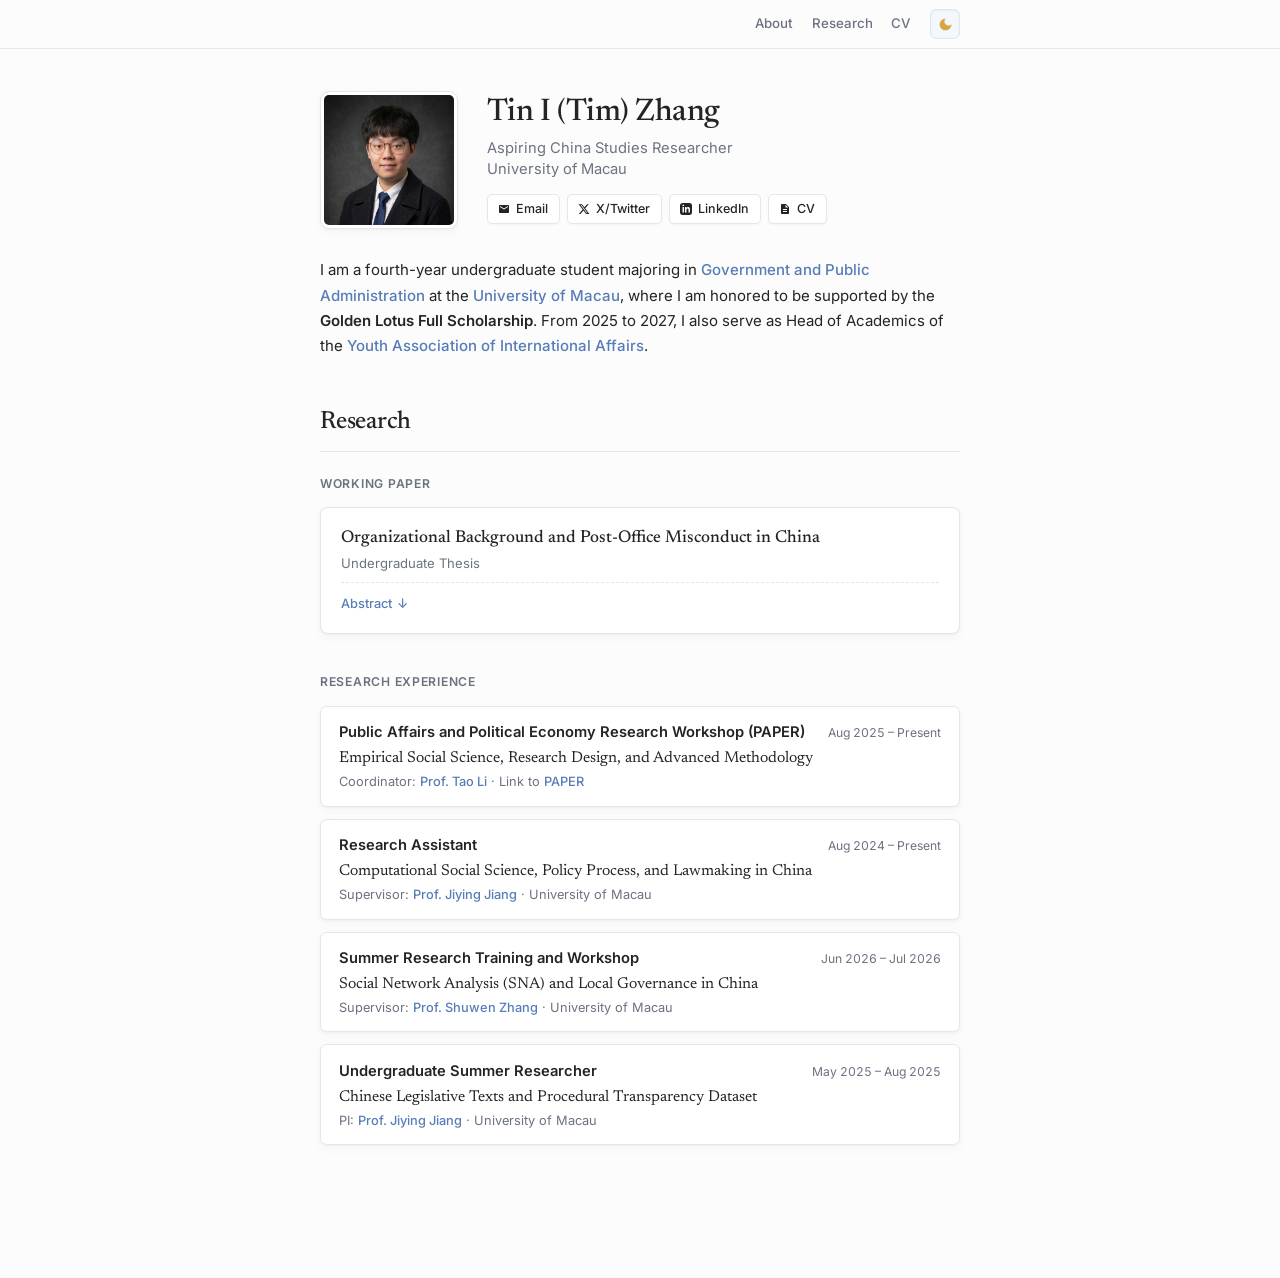
<file: index.html>
<!DOCTYPE html>
<html lang="en" data-theme="light">
<head>
  <meta charset="UTF-8">
  <meta name="viewport" content="width=device-width, initial-scale=1.0">
  <title>Tin I (Tim) Zhang</title>
  <meta name="description" content="Academic website of Tin I (Tim) Zhang, Political Science Researcher.">

  <!-- 网站 Favicon 标识 (SVG 矢量格式) -->
  <link rel="icon" type="image/svg+xml" href="favicon.svg">

  <!-- 字体预加载：Newsreader (Serif 标题) + Inter (Sans 正文) -->
  <link rel="preconnect" href="https://fonts.googleapis.com">
  <link rel="preconnect" href="https://fonts.gstatic.com" crossorigin>
  <link href="https://fonts.googleapis.com/css2?family=Inter:wght@400;500;600&family=Newsreader:ital,opsz,wght@0,6..72,400;0,6..72,500;0,6..72,600;1,6..72,400&display=swap" rel="stylesheet">

  <style>
    /* 白天模式：浅灰底 + 柔和浅蓝强调色 */
    :root[data-theme="light"] {
      --bg-page: #fcfcfc;
      --bg-card: #ffffff;
      --bg-card-hover: #ffffff;
      --text-main: #242424;
      --text-muted: #6b7280;
      --border-outer: #e3e7ed;
      --border-inner: rgba(255, 255, 255, 0.88);
      --accent: #577db8;
      --accent-hover: #426aa5;
      --tag-bg: #eef4fc;
      --tag-text: #5278b0;
      --shadow-tactile: 0 1px 3px rgba(60, 50, 40, 0.05), 0 4px 12px rgba(60, 50, 40, 0.03);
      --shadow-btn: 0 1px 2px rgba(0, 0, 0, 0.04);
      --nav-bg: rgba(252, 252, 252, 0.82);
      --toggle-border: #dfe5ed;
      --toggle-bg: #f4f7fb;
      --toggle-shadow: inset 0 1px 2px rgba(0,0,0,0.05), 0 1px 0 rgba(255,255,255,0.8);
      --icon-color: #d9a441;
    }

    /* 夜间模式：中性深灰 + 同系浅蓝强调色 */
    :root[data-theme="dark"] {
      --bg-page: #17191d;
      --bg-card: #1f2329;
      --bg-card-hover: #252b33;
      --text-main: #e8ebf0;
      --text-muted: #98a1ad;
      --border-outer: #303844;
      --border-inner: rgba(255, 255, 255, 0.03);
      --accent: #a1bfea;
      --accent-hover: #bfd3f1;
      --tag-bg: #273241;
      --tag-text: #b7cef0;
      --shadow-tactile: 0 1px 3px rgba(0, 0, 0, 0.3), 0 4px 14px rgba(0, 0, 0, 0.25);
      --shadow-btn: 0 1px 2px rgba(0, 0, 0, 0.4);
      --nav-bg: rgba(23, 25, 29, 0.82);
      --toggle-border: #3a4452;
      --toggle-bg: #222832;
      --toggle-shadow: inset 0 1px 2px rgba(0,0,0,0.4), 0 1px 0 rgba(255,255,255,0.05);
      --icon-color: #d9a441;
    }

    html {
      scroll-behavior: smooth;
      -webkit-text-size-adjust: 100%;
    }

    * {
      box-sizing: border-box;
      margin: 0;
      padding: 0;
      transition: background-color 0.25s ease, border-color 0.25s ease, color 0.25s ease;
      -webkit-tap-highlight-color: transparent;
    }

    body {
      font-family: 'Inter', -apple-system, BlinkMacSystemFont, "Segoe UI", Roboto, sans-serif;
      background-color: var(--bg-page);
      color: var(--text-main);
      line-height: 1.62;
      font-size: 14.5px;
      -webkit-font-smoothing: antialiased;
      -moz-osx-font-smoothing: grayscale;
    }

    /* 衬线排印 */
    h1, h2, .font-serif {
      font-family: 'Newsreader', Georgia, Cambria, serif;
      font-feature-settings: "pnum" 1, "onum" 1;
    }

    /* 全局超链接：彻底无下划线 */
    a {
      color: inherit;
      text-decoration: none;
      transition: color 0.15s ease, opacity 0.15s ease;
    }

    .paper-authors a,
    .exp-meta a,
    .bio-text a {
      color: var(--accent);
      text-decoration: none;
      font-weight: 500;
    }

    .paper-authors a:hover,
    .exp-meta a:hover,
    .bio-text a:hover {
      color: var(--accent-hover);
      opacity: 0.82;
      text-decoration: none;
    }

    /* 顶栏 */
    header {
      position: sticky;
      top: 0;
      z-index: 50;
      width: 100%;
      background-color: var(--nav-bg);
      backdrop-filter: blur(12px);
      -webkit-backdrop-filter: blur(12px);
      border-bottom: 1px solid var(--border-outer);
    }

    .nav-container {
      max-width: 680px;
      margin: 0 auto;
      padding: 0.55rem 1.25rem;
      display: flex;
      justify-content: space-between;
      align-items: center;
      height: 48px;
    }

    /* 顶栏名字（默认隐藏，滑过版头后淡入） */
    .nav-name {
      font-size: 1.05rem;
      font-weight: 500;
      color: var(--text-main);
      letter-spacing: -0.01em;
      opacity: 0;
      transform: translateY(3px);
      pointer-events: none;
      transition: opacity 0.22s ease, transform 0.22s ease;
    }

    .nav-name.visible {
      opacity: 1;
      transform: translateY(0);
      pointer-events: auto;
    }

    .nav-right {
      display: flex;
      align-items: center;
      gap: 1.25rem;
    }

    .nav-links {
      display: flex;
      gap: 1.15rem;
    }

    .nav-links a {
      color: var(--text-muted);
      font-size: 0.83rem;
      font-weight: 500;
      cursor: pointer;
    }

    .nav-links a:hover {
      color: var(--accent);
      opacity: 1;
    }

    /* 拟物昼夜按钮 */
    .theme-toggle {
      background: var(--toggle-bg);
      border: 1px solid var(--toggle-border);
      box-shadow: var(--toggle-shadow);
      border-radius: 6px;
      width: 30px;
      height: 30px;
      display: flex;
      align-items: center;
      justify-content: center;
      cursor: pointer;
      color: var(--icon-color);
    }

    .theme-toggle:hover {
      transform: translateY(-1px);
      border-color: var(--icon-color);
    }

    .theme-toggle:active {
      transform: translateY(0);
    }

    .theme-toggle svg {
      width: 15px;
      height: 15px;
      stroke: currentColor;
      fill: currentColor;
    }

    /* 主体容器 */
    main {
      max-width: 680px;
      margin: 0 auto;
      padding: 2.6rem 1.25rem 5.5rem;
    }

    /* 个人资料区 */
    .profile-hero {
      display: flex;
      align-items: center;
      gap: 1.8rem;
      margin-bottom: 1.8rem;
    }

    .profile-avatar {
      width: 138px;
      height: 138px;
      border-radius: 9px;
      object-fit: cover;
      padding: 3px;
      background: var(--bg-card);
      border: 1px solid var(--border-outer);
      box-shadow: var(--shadow-tactile), inset 0 0 0 1px var(--border-inner);
      flex-shrink: 0;
    }

    .profile-meta h1 {
      font-size: 1.95rem;
      font-weight: 500;
      line-height: 1.18;
      margin-bottom: 0.35rem;
      letter-spacing: -0.015em;
    }

    .profile-role {
      font-size: 0.92rem;
      color: var(--text-muted);
      margin-bottom: 0.85rem;
      line-height: 1.45;
    }

    /* 触感药丸按钮 */
    .social-links {
      display: flex;
      flex-wrap: wrap;
      gap: 0.45rem;
    }

    .link-pill {
      display: inline-flex;
      align-items: center;
      gap: 0.38rem;
      padding: 0.24rem 0.65rem;
      background: var(--bg-card);
      border: 1px solid var(--border-outer);
      box-shadow: var(--shadow-btn), inset 0 1px 0 var(--border-inner);
      border-radius: 5px;
      font-size: 0.78rem;
      color: var(--text-main);
      font-weight: 500;
    }

    .link-pill:hover {
      border-color: var(--accent);
      color: var(--accent);
      transform: translateY(-1px);
      opacity: 1;
    }

    .link-pill:active {
      transform: translateY(0);
      box-shadow: none;
    }

    .link-pill svg {
      width: 12px;
      height: 12px;
      fill: currentColor;
    }

    /* 个人简介段落 */
    .bio-text {
      color: var(--text-main);
      font-size: 0.94rem;
      line-height: 1.68;
      margin-bottom: 2.8rem;
    }

    .bio-text p + p {
      margin-top: 0.95rem;
    }

    .bio-text b,
    .bio-text strong {
      font-weight: 600;
      color: var(--text-main);
    }

    /* Section 标题 */
    section {
      margin-bottom: 2.8rem;
    }

    h2.section-title {
      font-size: 1.55rem;
      font-weight: 500;
      letter-spacing: -0.01em;
      margin-bottom: 1.4rem;
      padding-bottom: 0.45rem;
      border-bottom: 1px solid var(--border-outer);
    }

    h3.subsection-title {
      font-size: 0.76rem;
      font-weight: 600;
      text-transform: uppercase;
      letter-spacing: 0.06em;
      color: var(--text-muted);
      margin-bottom: 0.85rem;
    }

    /* 研究兴趣领域卡片网格系统 */
    .interests-grid {
      display: grid;
      grid-template-columns: repeat(2, 1fr);
      gap: 0.85rem;
      margin-bottom: 2.4rem;
    }

    .interest-domain-card {
      background-color: var(--bg-card);
      border: 1px solid var(--border-outer);
      box-shadow: var(--shadow-tactile), inset 0 1px 0 var(--border-inner);
      border-radius: 8px;
      padding: 0.95rem 1.05rem;
      display: flex;
      flex-direction: column;
      gap: 0.55rem;
    }

    .interest-domain-card:hover {
      background-color: var(--bg-card-hover);
      border-color: var(--text-muted);
    }

    .domain-title {
      font-family: 'Newsreader', Georgia, serif;
      font-size: 1.02rem;
      font-weight: 500;
      color: var(--text-main);
      letter-spacing: -0.01em;
      line-height: 1.25;
    }

    .domain-tags {
      display: flex;
      flex-wrap: wrap;
      gap: 0.38rem;
    }

    .interest-tag {
      background-color: var(--tag-bg);
      color: var(--tag-text);
      border: 1px solid var(--border-outer);
      padding: 0.18rem 0.52rem;
      border-radius: 4px;
      font-size: 0.76rem;
      font-weight: 500;
      line-height: 1.35;
    }

    /* 论文卡片 (Works in Progress) */
    .works-list {
      display: flex;
      flex-direction: column;
      gap: 1rem;
      margin-bottom: 2.4rem;
    }

    .paper-card {
      background-color: var(--bg-card);
      border: 1px solid var(--border-outer);
      box-shadow: var(--shadow-tactile), inset 0 1px 0 var(--border-inner);
      border-radius: 8px;
      padding: 1.15rem 1.25rem;
    }

    .paper-card:hover {
      background-color: var(--bg-card-hover);
      border-color: var(--text-muted);
    }

    .paper-title {
      font-family: 'Newsreader', Georgia, serif;
      font-size: 1.08rem;
      font-weight: 500;
      line-height: 1.32;
      margin-bottom: 0.25rem;
      color: var(--text-main);
    }

    .paper-authors {
      font-size: 0.82rem;
      color: var(--text-muted);
      margin-bottom: 0.4rem;
    }

    /* 折叠 Abstract */
    details.paper-abstract {
      margin-top: 0.45rem;
      font-size: 0.85rem;
      border-top: 1px dashed var(--border-outer);
      padding-top: 0.55rem;
    }

    details.paper-abstract summary {
      cursor: pointer;
      color: var(--accent);
      font-weight: 500;
      user-select: none;
      list-style: none;
      display: inline-flex;
      align-items: center;
      gap: 0.3rem;
      font-size: 0.8rem;
    }

    details.paper-abstract summary::-webkit-details-marker {
      display: none;
    }

    details.paper-abstract summary::after {
      content: "↓";
      font-size: 0.82rem;
      transition: transform 0.2s ease;
    }

    details.paper-abstract[open] summary::after {
      transform: rotate(180deg);
    }

    .abstract-body {
      margin-top: 0.55rem;
      color: var(--text-muted);
      line-height: 1.6;
      font-size: 0.84rem;
      text-align: justify;
    }

    /* 研究经历列表 (Research Experience) */
    .experience-list {
      display: flex;
      flex-direction: column;
      gap: 0.75rem;
    }

    .exp-item {
      background-color: var(--bg-card);
      border: 1px solid var(--border-outer);
      box-shadow: var(--shadow-tactile), inset 0 1px 0 var(--border-inner);
      border-radius: 7px;
      padding: 0.9rem 1.15rem;
    }

    .exp-item:hover {
      background-color: var(--bg-card-hover);
      border-color: var(--text-muted);
    }

    .exp-header {
      display: flex;
      justify-content: space-between;
      align-items: baseline;
      gap: 0.5rem;
      margin-bottom: 0.2rem;
    }

    .exp-role {
      font-size: 0.92rem;
      font-weight: 600;
      color: var(--text-main);
    }

    .exp-date {
      font-size: 0.76rem;
      color: var(--text-muted);
      white-space: nowrap;
      font-variant-numeric: tabular-nums;
    }

    .exp-focus {
      font-family: 'Newsreader', Georgia, serif;
      font-size: 0.98rem;
      color: var(--text-main);
      margin-bottom: 0.25rem;
      line-height: 1.35;
    }

    .exp-meta {
      font-size: 0.8rem;
      color: var(--text-muted);
      line-height: 1.4;
    }

    /* 移动端排版优化 */
    @media (max-width: 600px) {
      .profile-hero {
        flex-direction: column;
        align-items: flex-start;
        gap: 1.1rem;
      }
      .profile-avatar {
        width: 116px;
        height: 116px;
      }
      .profile-meta h1 {
        font-size: 1.75rem;
      }
      .interests-grid {
        grid-template-columns: 1fr;
      }
      .exp-header {
        flex-direction: column;
        align-items: flex-start;
        gap: 0.1rem;
      }
      main {
        padding: 2rem 1rem 3.5rem;
      }
    }
  </style>
</head>
<body id="top">

  <!-- 顶栏 -->
  <header>
    <div class="nav-container">
      <a href="#top" id="navName" class="nav-name font-serif" onclick="scrollToTop(event)">Tim Zhang</a>
      <div class="nav-right">
        <nav class="nav-links">
          <a href="#top" onclick="scrollToTop(event)">About</a>
          <a href="#research">Research</a>
          <a href="cv.pdf" target="_blank">CV</a>
        </nav>
        
        <!-- 昼夜切换按钮 -->
        <button class="theme-toggle" id="themeToggle" aria-label="Toggle theme">
          <svg id="themeIcon" viewBox="0 0 24 24">
            <path d="M21 12.79A9 9 0 1 1 11.21 3 7 7 0 0 0 21 12.79z"></path>
          </svg>
        </button>
      </div>
    </div>
  </header>

  <!-- 主体 -->
  <main>
    
    <!-- Profile 版头 -->
    <div class="profile-hero" id="profileHero">
      <img src="avatar.jpg" alt="Tin I (Tim) Zhang" class="profile-avatar" onerror="this.src='data:image/svg+xml;utf8,<svg xmlns=\'http://www.w3.org/2000/svg\' width=\'138\' height=\'138\' fill=\'%23eef4fc\'><rect width=\'100%25\' height=\'100%25\'/></svg>'">
      
      <div class="profile-meta">
        <h1 id="heroName" class="font-serif">Tin I (Tim) Zhang</h1>
        <div class="profile-role">Aspiring China Studies Researcher <br> University of Macau</div>
        
        <div class="social-links">
          <!-- Email -->
          <a href="mailto:tim.tzhang@outlook.com" class="link-pill">
            <svg viewBox="0 0 24 24"><path d="M20 4H4c-1.1 0-1.99.9-1.99 2L2 18c0 1.1.9 2 2 2h16c1.1 0 2-.9 2-2V6c0-1.1-.9-2-2-2zm0 4l-8 5-8-5V6l8 5 8-5v2z"/></svg>
            Email
          </a>
          <!-- X/Twitter -->
          <a href="https://x.com/timtizhang" target="_blank" rel="noopener noreferrer" class="link-pill">
            <svg viewBox="0 0 24 24"><path d="M18.244 2.25h3.308l-7.227 8.26 8.502 11.24H16.17l-5.214-6.817L4.99 21.75H1.68l7.73-8.835L1.254 2.25H8.08l4.713 6.231zm-1.161 17.52h1.833L7.084 4.126H5.117z"/></svg>
            X/Twitter
          </a>
          <!-- LinkedIn -->
          <a href="https://www.linkedin.com/in/tin-i-zhang-tim" target="_blank" rel="noopener noreferrer" class="link-pill">
            <svg viewBox="0 0 24 24"><path d="M19 0h-14c-2.761 0-5 2.239-5 5v14c0 2.761 2.239 5 5 5h14c2.762 0 5-2.239 5-5v-14c0-2.761-2.238-5-5-5zm-11 19h-3v-11h3v11zm-1.5-12.268c-.966 0-1.75-.79-1.75-1.764s.784-1.764 1.75-1.764 1.75.79 1.75 1.764-.783 1.764-1.75 1.764zm13.5 12.268h-3v-5.604c0-3.368-4-3.113-4 0v5.604h-3v-11h3v1.765c1.396-2.586 7-2.777 7 2.476v6.759z"/></svg>
            LinkedIn
          </a>
          <!-- CV -->
          <a href="cv.pdf" target="_blank" class="link-pill">
            <svg viewBox="0 0 24 24"><path d="M14 2H6c-1.1 0-1.99.9-1.99 2L4 20c0 1.1.89 2 1.99 2H18c1.1 0 2-.9 2-2V8l-6-6zm2 16H8v-2h8v2zm0-4H8v-2h8v2zm-3-5V3.5L18.5 9H13z"/></svg>
            CV
          </a>
        </div>
      </div>
    </div>

    <!-- 个人简介段落 -->
    <div class="bio-text">
      <p>I am a fourth-year undergraduate student majoring in <a href="https://gpa.fss.um.edu.mo/bach_ipa_all_2026/" target="_blank" rel="noopener noreferrer">Government and Public Administration</a> at the <a href="https://www.um.edu.mo/" target="_blank" rel="noopener noreferrer">University of Macau</a>, where I am honored to be supported by the <b>Golden Lotus Full Scholarship</b>. From 2025 to 2027, I also serve as Head of Academics of the <a href="https://gpa.fss.um.edu.mo/youth-association-for-international-affairs-yaia/" target="_blank" rel="noopener noreferrer">Youth Association of International Affairs</a>.</p>
    </div>

    <!-- Research Section -->
    <section id="research">
      <h2 class="section-title font-serif">Research</h2>

    

      <!-- Subsection 2: Working Paper -->
      <h3 class="subsection-title">Working Paper</h3>
      <div class="works-list">
        
        <!-- Paper 1 -->
        <article class="paper-card">
          <div class="paper-title">Organizational Background and Post-Office Misconduct in China</div>
          <div class="paper-authors">Undergraduate Thesis</div>
          <details class="paper-abstract">
            <summary>Abstract</summary>
            <div class="abstract-body">
              Leaving office need not end the private value of a public career. A borrower can offer a well-paid job to the bank executive who once extended it credit. A retired administrator can secure favorable treatment for a bidder through officials who award public contracts. Research on revolving doors and post-employment conflicts of interest shows how public responsibilities shape later careers and integrity risks, while research on political brokerage explains the value of continued access to decision makers. Less is known about the relative prominence of occupational activity and former-office influence in disciplinary cases involving officials from different organizational backgrounds. Does the organization an official leaves also help explain the form that post-office misconduct takes? I argue that the responsibilities officials held in office shape the opportunities they have to turn experience and relationships into private gain after departure. From 1,987 official disciplinary announcements in China, I identify 103 individual cases in which the notice explicitly documents at least one action after departure. I code occupational activity when a notice links subsequent employment or occupational practice to misconduct, and former-office influence when it records the use of authority, standing, or relationships from a former position for private gain. A case can exhibit both. Occupational activity appears in 73.8% of cases involving former personnel of state-owned or state-controlled enterprises and 16.4% of those involving former personnel of public agencies or institutions. Former-office influence follows the reverse pattern, appearing in 14.3% of enterprise cases and 49.2% of agency or institution cases. Both differences persist among retirees, after adjustment for publication year and announcement category, and when each of seven institutional systems is excluded in turn. A focus on subsequent work alone would miss most documented cases of former-office influence. Of the 36 notices describing former officials who used the standing or relationships they had gained in office for private gain, 32 record no occupational activity. By tracing subsequent work and continuing access to public decisions together, I connect research on revolving doors and political brokerage and show how the form of documented misconduct varies with an official’s organizational background.
            </div>
          </details>
        </article>

      </div>

      <!-- Subsection 3: Research Experience -->
      <h3 class="subsection-title">Research Experience</h3>
      <div class="experience-list">
        
        <!-- Experience 1 -->
        <div class="exp-item">
          <div class="exp-header">
            <span class="exp-role">Public Affairs and Political Economy Research Workshop (PAPER)</span>
            <span class="exp-date">Aug 2025 – Present</span>
          </div>
          <div class="exp-focus">Empirical Social Science, Research Design, and Advanced Methodology</div>
          <div class="exp-meta">Coordinator: <a href="https://www.hkmu.edu.hk/ss/about/people/faculty-2/dr-li-tao/" target="_blank" rel="noopener noreferrer">Prof. Tao Li</a> · Link to <a href="https://sites.google.com/view/paper-workshop" target="_blank" rel="noopener noreferrer">PAPER</a></div>
        </div>

        <!-- Experience 2 -->
        <div class="exp-item">
          <div class="exp-header">
            <span class="exp-role">Research Assistant</span>
            <span class="exp-date">Aug 2024 – Present</span>
          </div>
          <div class="exp-focus">Computational Social Science, Policy Process, and Lawmaking in China</div>
          <div class="exp-meta">Supervisor: <a href="https://jiyingjiang.com/" target="_blank" rel="noopener noreferrer">Prof. Jiying Jiang</a> · University of Macau</div>
        </div>

        <!-- Experience 3 -->
        <div class="exp-item">
          <div class="exp-header">
            <span class="exp-role">Summer Research Training and Workshop</span>
            <span class="exp-date">Jun 2026 – Jul 2026</span>
          </div>
          <div class="exp-focus">Social Network Analysis (SNA) and Local Governance in China</div>
          <div class="exp-meta">Supervisor: <a href="https://shuwenzzz.github.io/PersonalWebsite/" target="_blank" rel="noopener noreferrer">Prof. Shuwen Zhang</a> · University of Macau</div>
        </div>

        <!-- Experience 4 -->
        <div class="exp-item">
          <div class="exp-header">
            <span class="exp-role">Undergraduate Summer Researcher</span>
            <span class="exp-date">May 2025 – Aug 2025</span>
          </div>
          <div class="exp-focus">Chinese Legislative Texts and Procedural Transparency Dataset</div>
          <div class="exp-meta">PI: <a href="https://jiyingjiang.com/" target="_blank" rel="noopener noreferrer">Prof. Jiying Jiang</a> · University of Macau</div>
        </div>

      </div>

    </section>

  </main>

  <!-- 脚本控制逻辑 -->
  <script>
    // 1. 回到顶部
    function scrollToTop(e) {
      e.preventDefault();
      window.scrollTo({ top: 0, behavior: 'smooth' });
    }

    // 2. 顶栏名字随滚动动态淡入淡出 (IntersectionObserver)
    const heroName = document.getElementById('heroName');
    const navName = document.getElementById('navName');

    const observer = new IntersectionObserver((entries) => {
      entries.forEach(entry => {
        if (entry.isIntersecting) {
          navName.classList.remove('visible');
        } else {
          navName.classList.add('visible');
        }
      });
    }, {
      rootMargin: "-48px 0px 0px 0px",
      threshold: 0
    });

    if (heroName) {
      observer.observe(heroName);
    }

    // 3. 昼夜模式切换
    const toggleBtn = document.getElementById('themeToggle');
    const icon = document.getElementById('themeIcon');
    const root = document.documentElement;

    const moonSvg = `<path d="M21 12.79A9 9 0 1 1 11.21 3 7 7 0 0 0 21 12.79z"></path>`;
    const sunSvg = `
      <circle cx="12" cy="12" r="4"></circle>
      <path d="M12 2v2m0 16v2M4.93 4.93l1.41 1.41m11.32 11.32l1.41 1.41M2 12h2m16 0h2M6.34 17.66l-1.41 1.41M19.07 4.93l-1.41 1.41" stroke-width="2" stroke-linecap="round"></path>
    `;

    const savedTheme = localStorage.getItem('theme') || (window.matchMedia('(prefers-color-scheme: dark)').matches ? 'dark' : 'light');
    applyTheme(savedTheme);

    function applyTheme(theme) {
      root.setAttribute('data-theme', theme);
      icon.innerHTML = theme === 'dark' ? sunSvg : moonSvg;
      localStorage.setItem('theme', theme);
    }

    toggleBtn.addEventListener('click', () => {
      const currentTheme = root.getAttribute('data-theme');
      applyTheme(currentTheme === 'dark' ? 'light' : 'dark');
    });
  </script>

</body>
</html>
</file>
